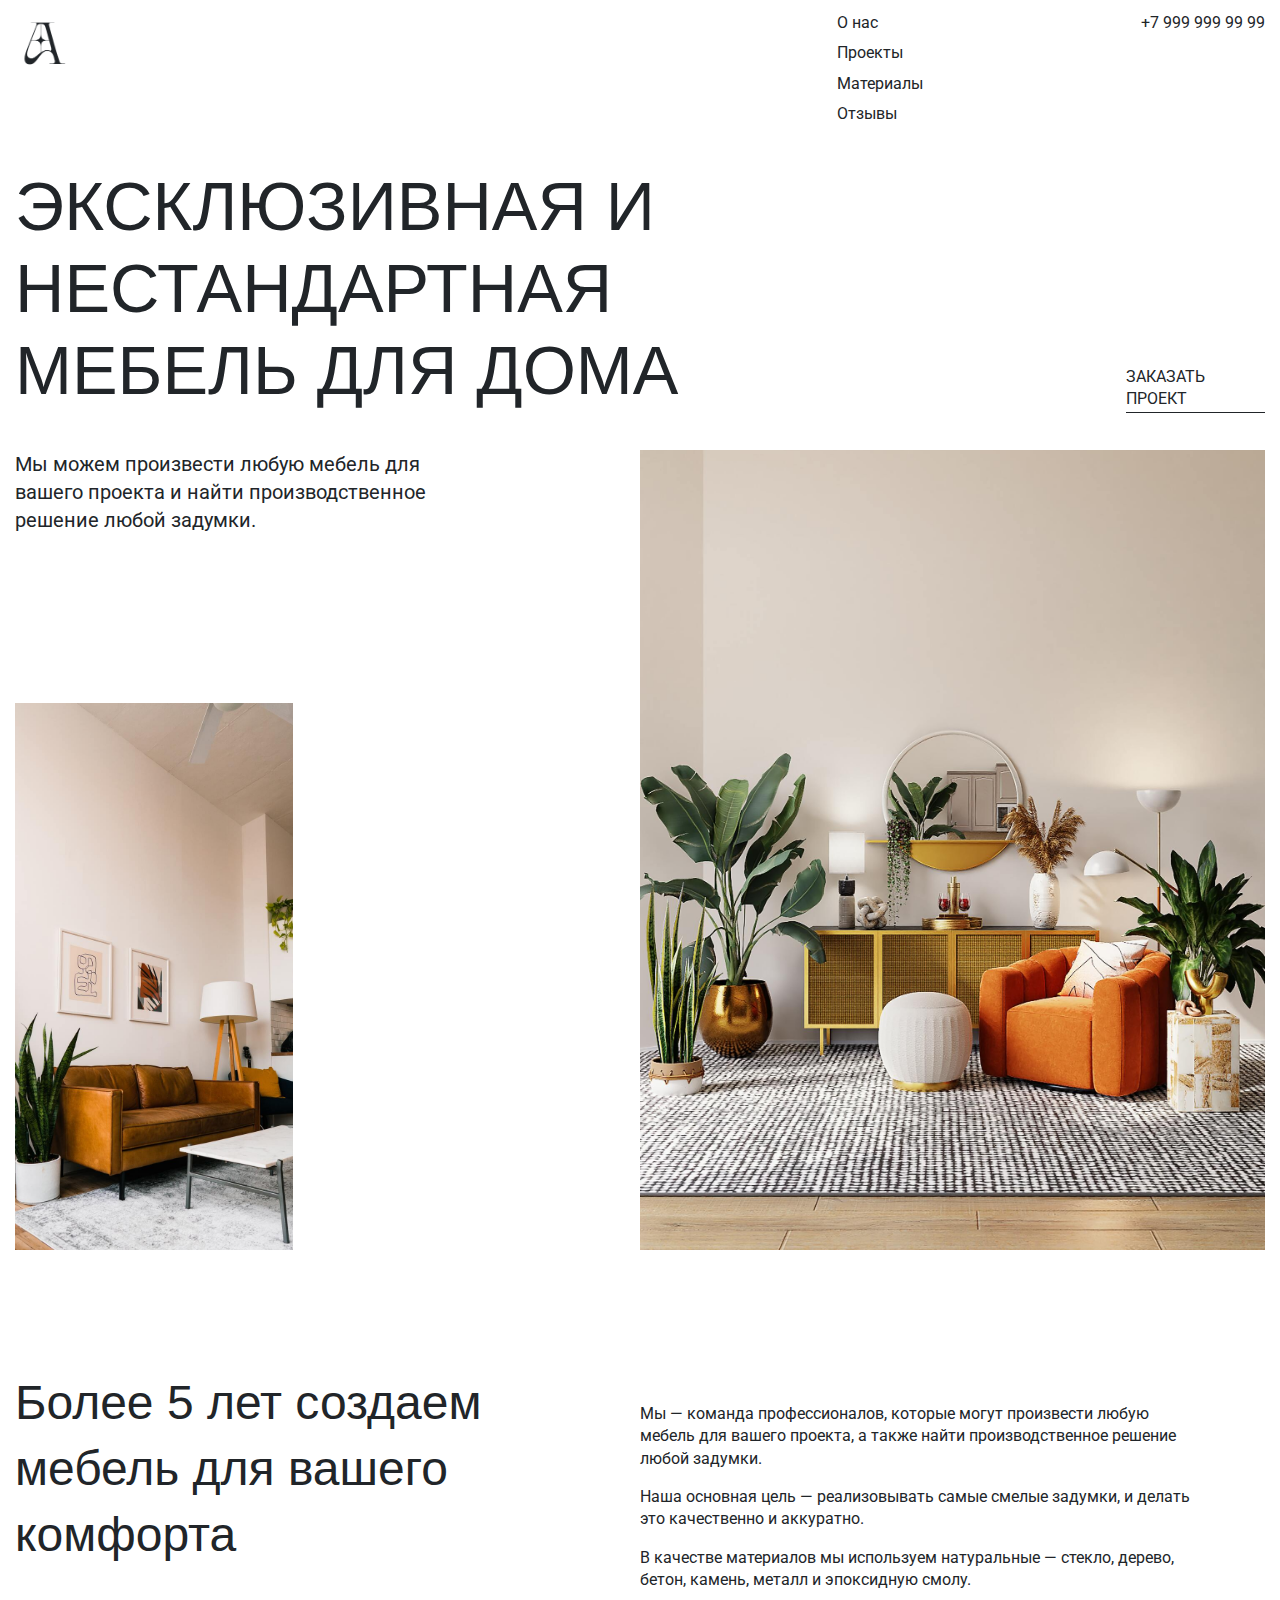
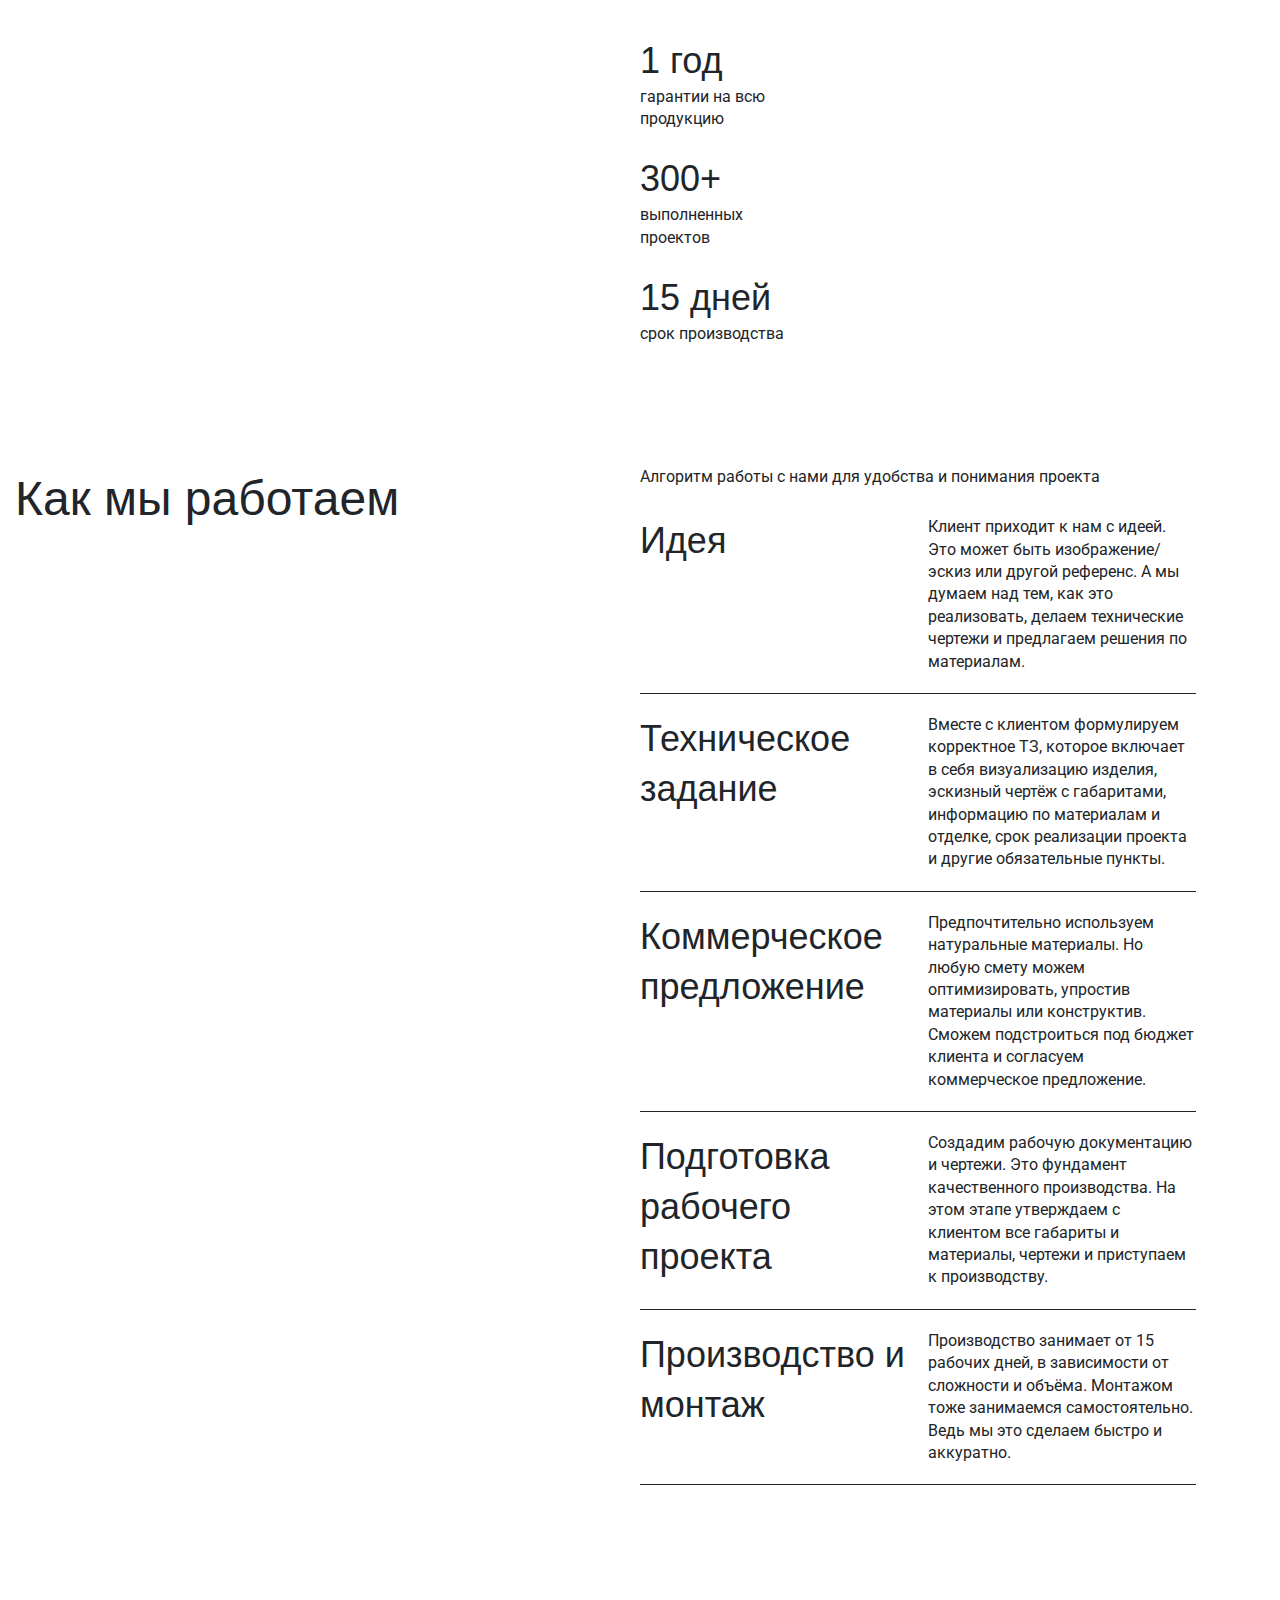
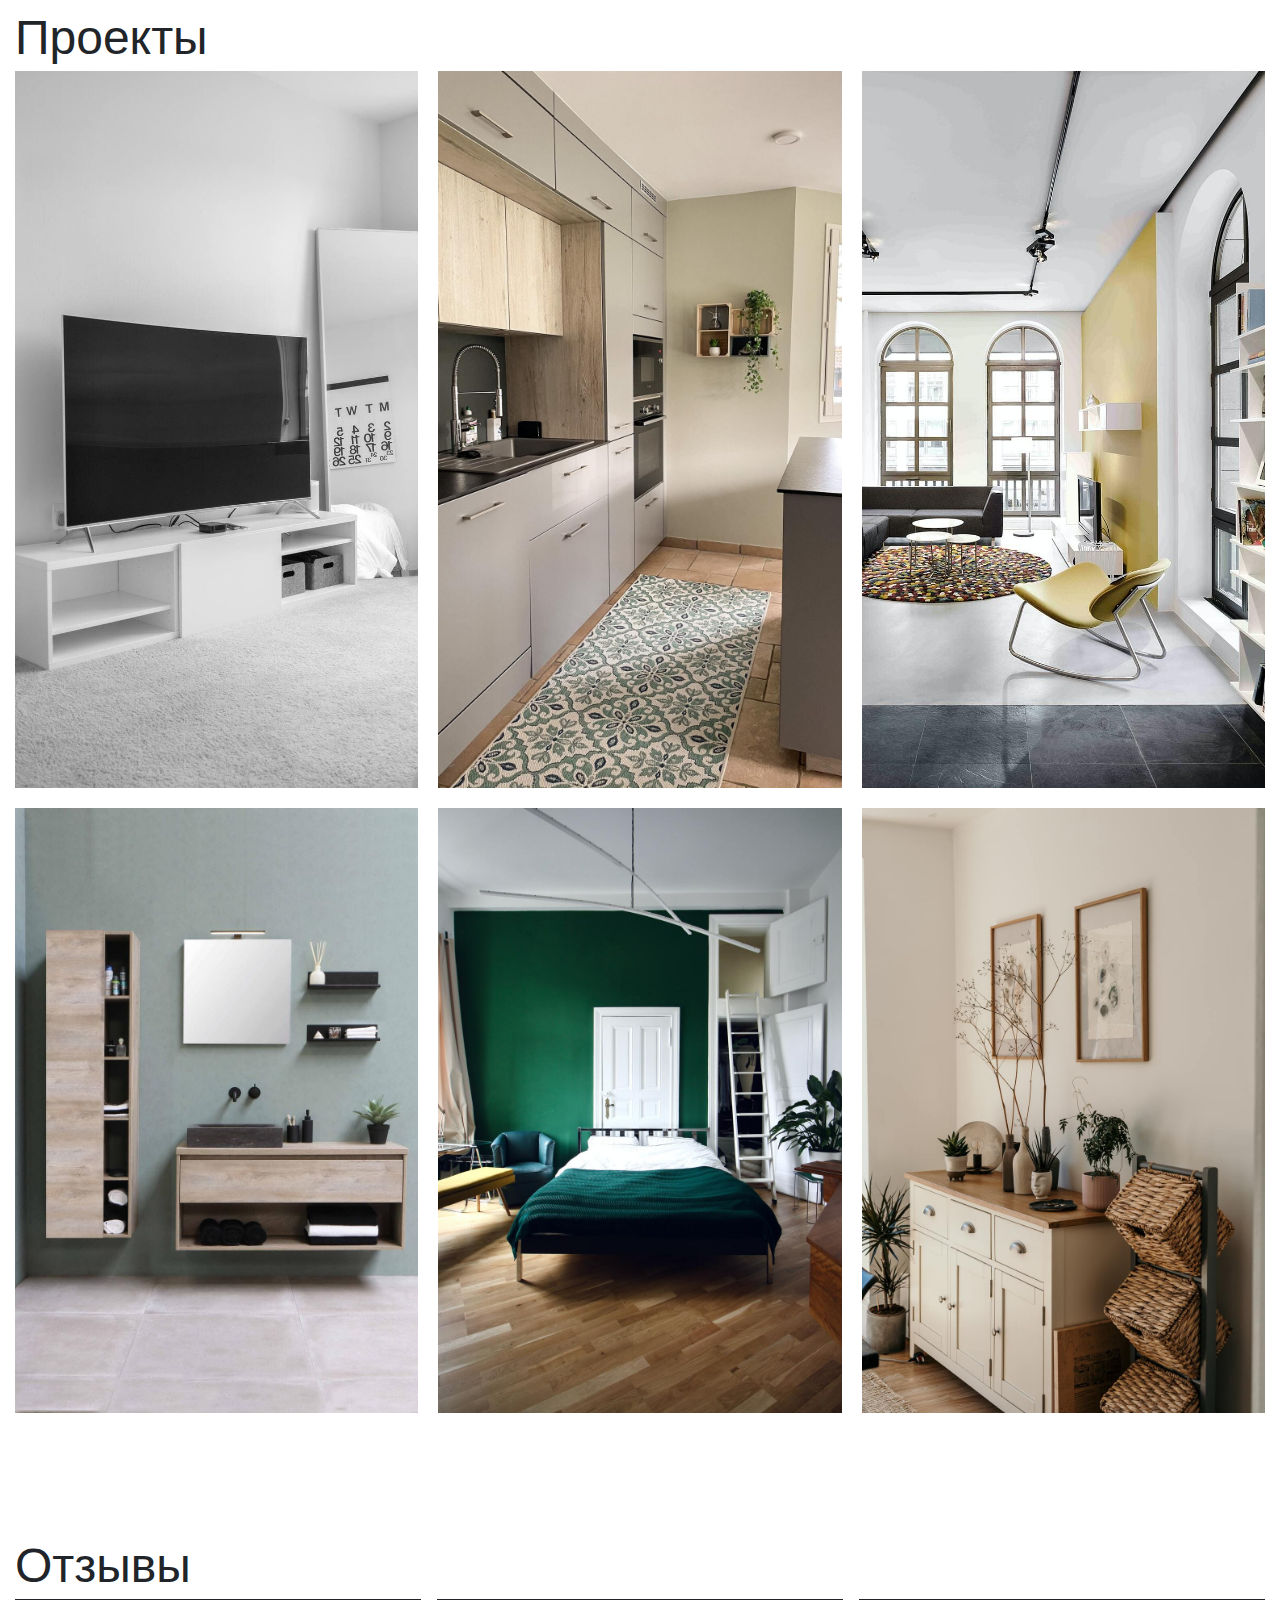
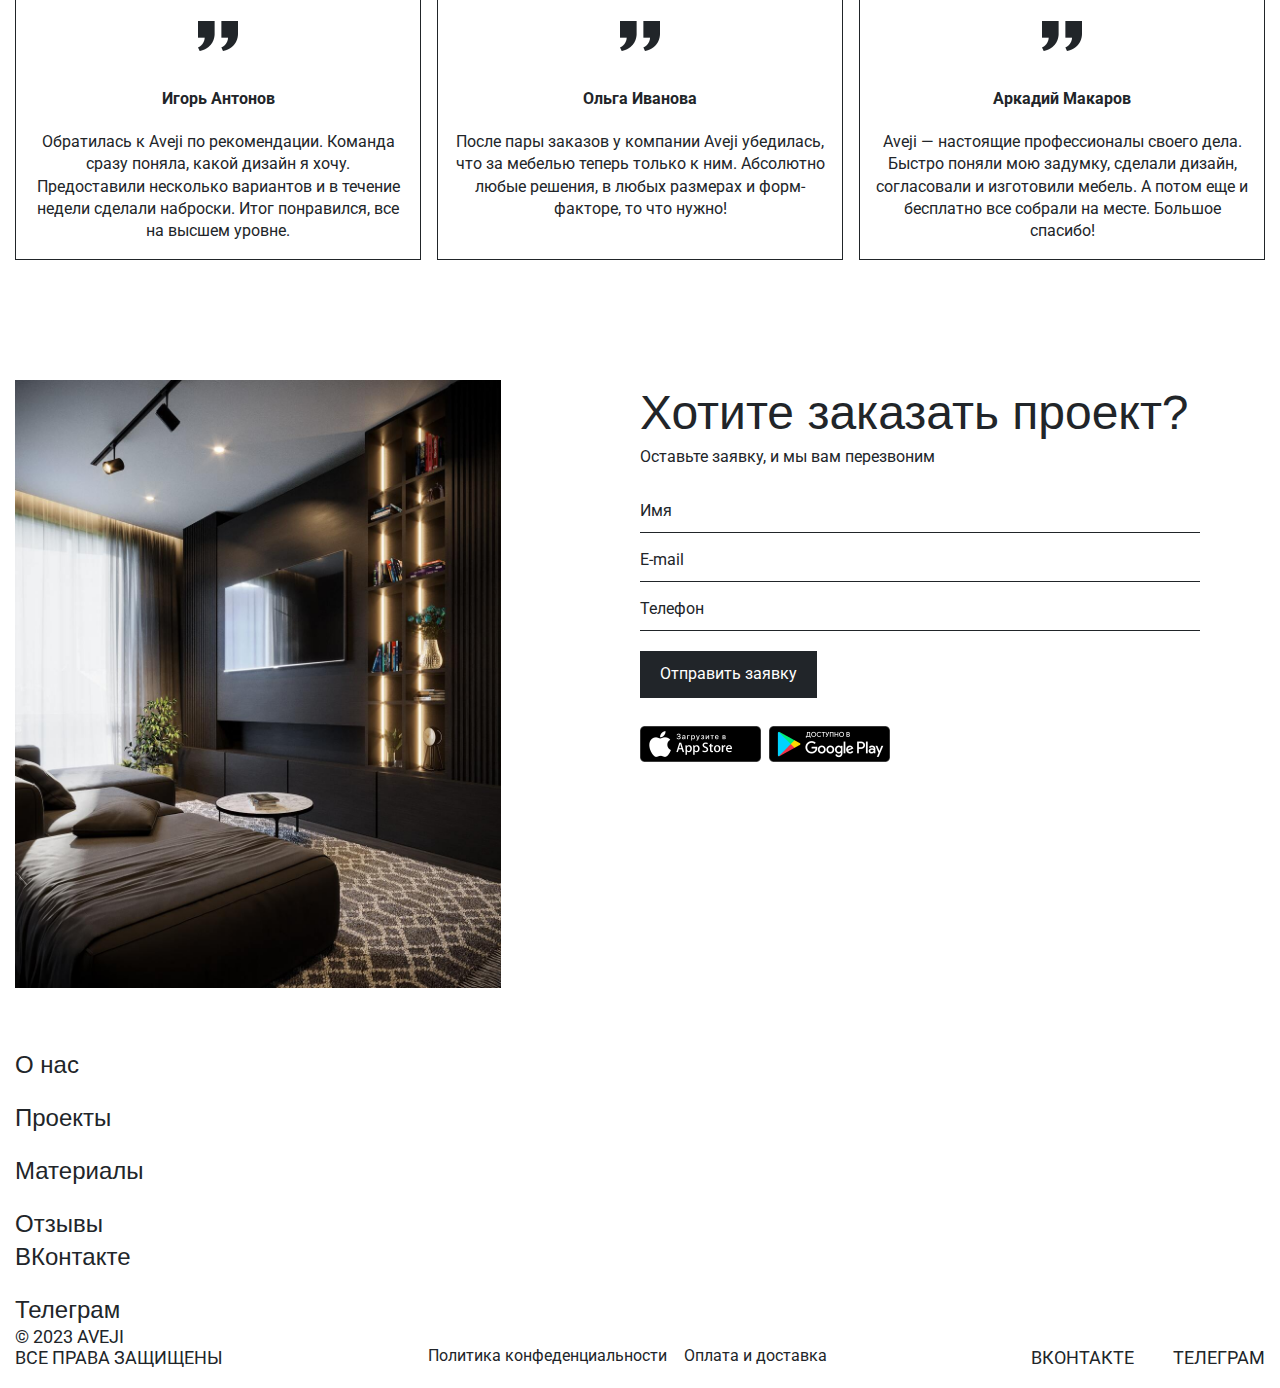
<file: Compiled-HTML/index.html>
<!DOCTYPE html><html lang="en"><head><meta charset="UTF-8"><meta name="viewport" content="width=device-width, initial-scale=1.0"><link rel="icon" href="/media/icons/logo.png" type="image/png"><link rel="stylesheet" href="../css/style.css"><title>Aveji</title></head><div class="wrapper"><div class="content"><header class="header"><div class="container"><div class="header_wrap"><a class="logo" href=""><img class="header__logo" src="../media/icons/logo.png" alt="Aveji"></a><div class="nav"><ul class="nav__list"><li class="nav__item"><a class="nav__link link text" href="#about">О нас</a></li><li class="nav__item"><a class="nav__link link text" href="#works">Проекты</a></li><li class="nav__item"><a class="nav__link link text" href="#">Материалы</a></li><li class="nav__item"><a class="nav__link link text" href="#reviews">Отзывы</a></li></ul></div><a class="phone text" href="tel:79999999999">+7 999 999 99 99</a><button class="menu__btn"><span></span><span></span><span></span></button></div></div></header><main class="main"><section class="intro"><div class="container"><div class="intro-wrap grid"><h1 class="title title-lg">Эксклюзивная и нестандартная мебель для дома</h1><p class="intro__text">Мы можем произвести любую мебель для вашего проекта и найти производственное решение любой задумки.</p><a class="btn" href="#feedback">заказать проект</a><div class="img"><img src="../media/hero/2.jpg" alt="livingroom"></div><div class="img desktop"><img src="../media/hero/1.jpg" alt="livingroom"></div></div></div></section><section class="about"><div class="container"><div class="about-wrap grid"><h2 class="about__title heading"><span class="heading-mobile">Более 5 лет создаем мебель для вашего комфорта</span></h2><div class="about-inner col"><div class="about-box-text"><p class="about__text text">Мы — команда профессионалов, которые могут произвести любую мебель для вашего проекта, а также найти производственное решение любой задумки.</p><p class="about__text text">Наша основная цель — реализовывать самые смелые задумки, и делать это качественно и аккуратно.</p><p class="about__text text">В качестве материалов мы используем натуральные — стекло, дерево, бетон, камень, металл и эпоксидную смолу.</p></div><ul class="benefits"><li class="benefits__item"><p class="benefits__subtitle">1 год</p><p class="benefits__text text">гарантии на всю продукцию</p></li><li class="benefits__item"><p class="benefits__subtitle heading-md-24">300+</p><p class="benefits__text text">выполненных проектов</p></li><li class="benefits__item"><p class="benefits__subtitle heading-md-24">15 дней</p><p class="benefits__text text">срок производства</p></li></ul></div></div></div></section><section class="steps"><div class="container"><div class="steps-wrap grid"><h2 class="steps__title heading">Как мы работаем</h2><div class="steps-inner col"><p class="steps__text text">Алгоритм работы с нами для удобства и понимания проекта</p><ul class="steps-list"><li class="steps__item grid-col-6"><h3 class="subheading">Идея</h3><p class="text">Клиент приходит к нам с идеей. Это может быть изображение/ эскиз или другой референс. А мы думаем над тем, как это реализовать, делаем технические чертежи и предлагаем решения по материалам.</p></li><li class="steps__item grid-col-6"><h3 class="subheading">Техническое задание</h3><p class="text">Вместе с клиентом формулируем корректное ТЗ, которое включает в себя визуализацию изделия, эскизный чертёж с габаритами, информацию по материалам и отделке, срок реализации проекта и другие обязательные пункты.</p></li><li class="steps__item grid-col-6"><h3 class="subheading">Коммерческое предложение</h3><p class="text">Предпочтительно используем натуральные материалы. Но любую смету можем оптимизировать, упростив материалы или конструктив. Сможем подстроиться под бюджет клиента и согласуем коммерческое предложение.</p></li><li class="steps__item grid-col-6"><h3 class="subheading">Подготовка рабочего проекта</h3><p class="text">Создадим рабочую документацию и чертежи. Это фундамент качественного производства. На этом этапе утверждаем с клиентом все габариты и материалы, чертежи и приступаем к производству.</p></li><li class="steps__item grid-col-6"><h3 class="subheading">Производство и монтаж</h3><p class="text">Производство занимает от 15 рабочих дней, в зависимости от сложности и объёма. Монтажом тоже занимаемся самостоятельно. Ведь мы это сделаем быстро и аккуратно.</p></li></ul></div></div></div></section><section class="projects"><div class="container"><h2 class="heading heading-indent">Проекты</h2></div><div class="container projects-container"><ul class="projects-list"><li class="projects__item"><div class="projects__img"><img src="../media/projects/1.jpg" alt="tv"></div><div class="projects-desc"><p class="projects__text text">Тумба под телевизор<div class="arrow"><img src="../media/icons/arrow.png" alt="arrow"></div></p></div></li><li class="projects__item"><div class="projects__img"><img src="../media/projects/2.jpg" alt="tv"></div><div class="projects-desc"><p class="projects__text text">Тумба под телевизор<div class="arrow"><img src="../media/icons/arrow.png" alt="arrow"></div></p></div></li><li class="projects__item"><div class="projects__img"><img src="../media/projects/3.jpg" alt="tv"></div><div class="projects-desc"><p class="projects__text text">Тумба под телевизор<div class="arrow"><img src="../media/icons/arrow.png" alt="arrow"></div></p></div></li><li class="projects__item"><div class="projects__img"><img src="../media/projects/4.jpg" alt="tv"></div><div class="projects-desc"><p class="projects__text text">Тумба под телевизор<div class="arrow"><img src="../media/icons/arrow.png" alt="arrow"></div></p></div></li><li class="projects__item"><div class="projects__img"><img src="../media/projects/5.jpg" alt="tv"></div><div class="projects-desc"><p class="projects__text text">Тумба под телевизор<div class="arrow"><img src="../media/icons/arrow.png" alt="arrow"></div></p></div></li><li class="projects__item"><div class="projects__img"><img src="../media/projects/6.jpg" alt="tv"></div><div class="projects-desc"><p class="projects__text text">Тумба под телевизор<div class="arrow"><img src="../media/icons/arrow.png" alt="arrow"></div></p></div></li></ul></div></section><section class="reviews"><div class="container"><h2 class="heading heading-indent">Отзывы</h2><ul class="reviews-wrap"><li class="reviews__item"><article class="reviews-card"><div class="reviews-card__icon"><img src="../media/icons/icon.png" alt="кавычки"></div><h3 class="reviews__subtitle text">Игорь Антонов</h3><p class="reviews__text text">Обратилась к Aveji по рекомендации. Команда сразу поняла, какой дизайн я хочу. Предоставили несколько вариантов и в течение недели сделали наброски. Итог понравился, все на высшем уровне.</p></article></li><li class="reviews__item"><article class="reviews-card"><div class="reviews-card__icon"><img src="../media/icons/icon.png" alt="кавычки"></div><h3 class="reviews__subtitle text">Ольга Иванова</h3><p class="reviews__text text">После пары заказов у компании Aveji убедилась, что за мебелью теперь только к ним. Абсолютно любые решения, в любых размерах и форм-факторе, то что нужно!</p></article></li><li class="reviews__item"><article class="reviews-card"><div class="reviews-card__icon"><img src="../media/icons/icon.png" alt="кавычки"></div><h3 class="reviews__subtitle text">Аркадий Макаров</h3><p class="reviews__text text">Aveji — настоящие профессионалы своего дела. Быстро поняли мою задумку, сделали дизайн, согласовали и изготовили мебель. А потом еще и бесплатно все собрали на месте. Большое спасибо!</p></article></li></ul></div></section><section class="contact"><div class="container"><div class="contact-wrap grid"><div class="contact__img"><img src="../media/form/footer.jpg" alt="bedroom"></div><div class="contact-desc col"><div class="contact-desc-top"><h2 class="contact__title heading heading-indent">Хотите заказать проект?</h2><p class="contact__text text">Оставьте заявку, и мы вам перезвоним</p></div><form class="form" action="#"><div class="form-inner"><div class="form-group"><input class="input" type="text" id="name"><label class="label text" for="name">Имя</label></div><div class="form-group"><input class="input" type="email" id="email"><label class="label text" for="email">E-mail</label></div><div class="form-group"><input class="input" type="tel" id="phone"><label class="label text" for="phone">Телефон</label></div></div><button class="btn-primary text">Отправить заявку</button></form><ul class="contact-download"><li class="contact-download-item"><a class="contact-download-link" href="#"><img src="../media/icons/appstore.png" alt="app store"></a></li><li class="contact-download-item"><a class="contact-download-link" href="#"><img src="../media/icons/googleplay.png" alt="google play"></a></li></ul></div></div></div></section></main><div class="menu"><div class="overlay"></div><div class="menu-content"><div class="container"><div class="menu-wrap"><a class="menu-logo" href="../media/icons/logo.png"></a><ul class="menu-list"><li class="menu__item"><a class="menu__link heading-md-24" href="#about">О нас</a></li><li class="menu__item"><a class="menu__link heading-md-24" href="#works">Проекты</a></li><li class="menu__item"><a class="menu__link heading-md-24" href="#">Материалы</a></li><li class="menu__item"><a class="menu__link heading-md-24" href="#reviews">Отзывы</a></li></ul><div class="menu-info"><a class="phone heading-md-24" href="tel:79999999999"></a><ul class="social-list"><li class="social__item"><a class="social__link heading-md-24" href="#">ВКонтакте</a></li><li class="social__item"><a class="social__link heading-md-24" href="#">Телеграм</a></li></ul></div></div></div></div></div></div><footer class="footer"><div class="container"><div class="footer-wrap"><div class="footer-copyright"><p class="footer__text text-md-18">© 2023 Aveji</p><p class="footer__text text-md-18">Все права защищены</p></div><ul class="footer-policy"><li class="footer-policy__item"><a class="text link" href="#">Политика конфеденциальности</a></li><li class="footer-policy__item"><a class="text link" href="#">Оплата и доставка</a></li></ul><ul class="footer-social"><li class="footer-social__item"><a class="footer__text text-md-18 link" href="#">Вконтакте</a></li><li class="footer-social__item"><a class="footer__text text-md-18 link" href="#">Телеграм</a></li></ul></div></div></footer></div></html>
</file>
<file: css/style.css>
@import url("normalize.css");
@import url("adaptive.css");
@import url('https://fonts.googleapis.com/css2?family=Roboto:ital,wght@0,100..900;1,100..900&display=swap');
@import url("header.css");
@import url("main.css");
@import url("menu.css");
@import url("footer.css")
</file>
